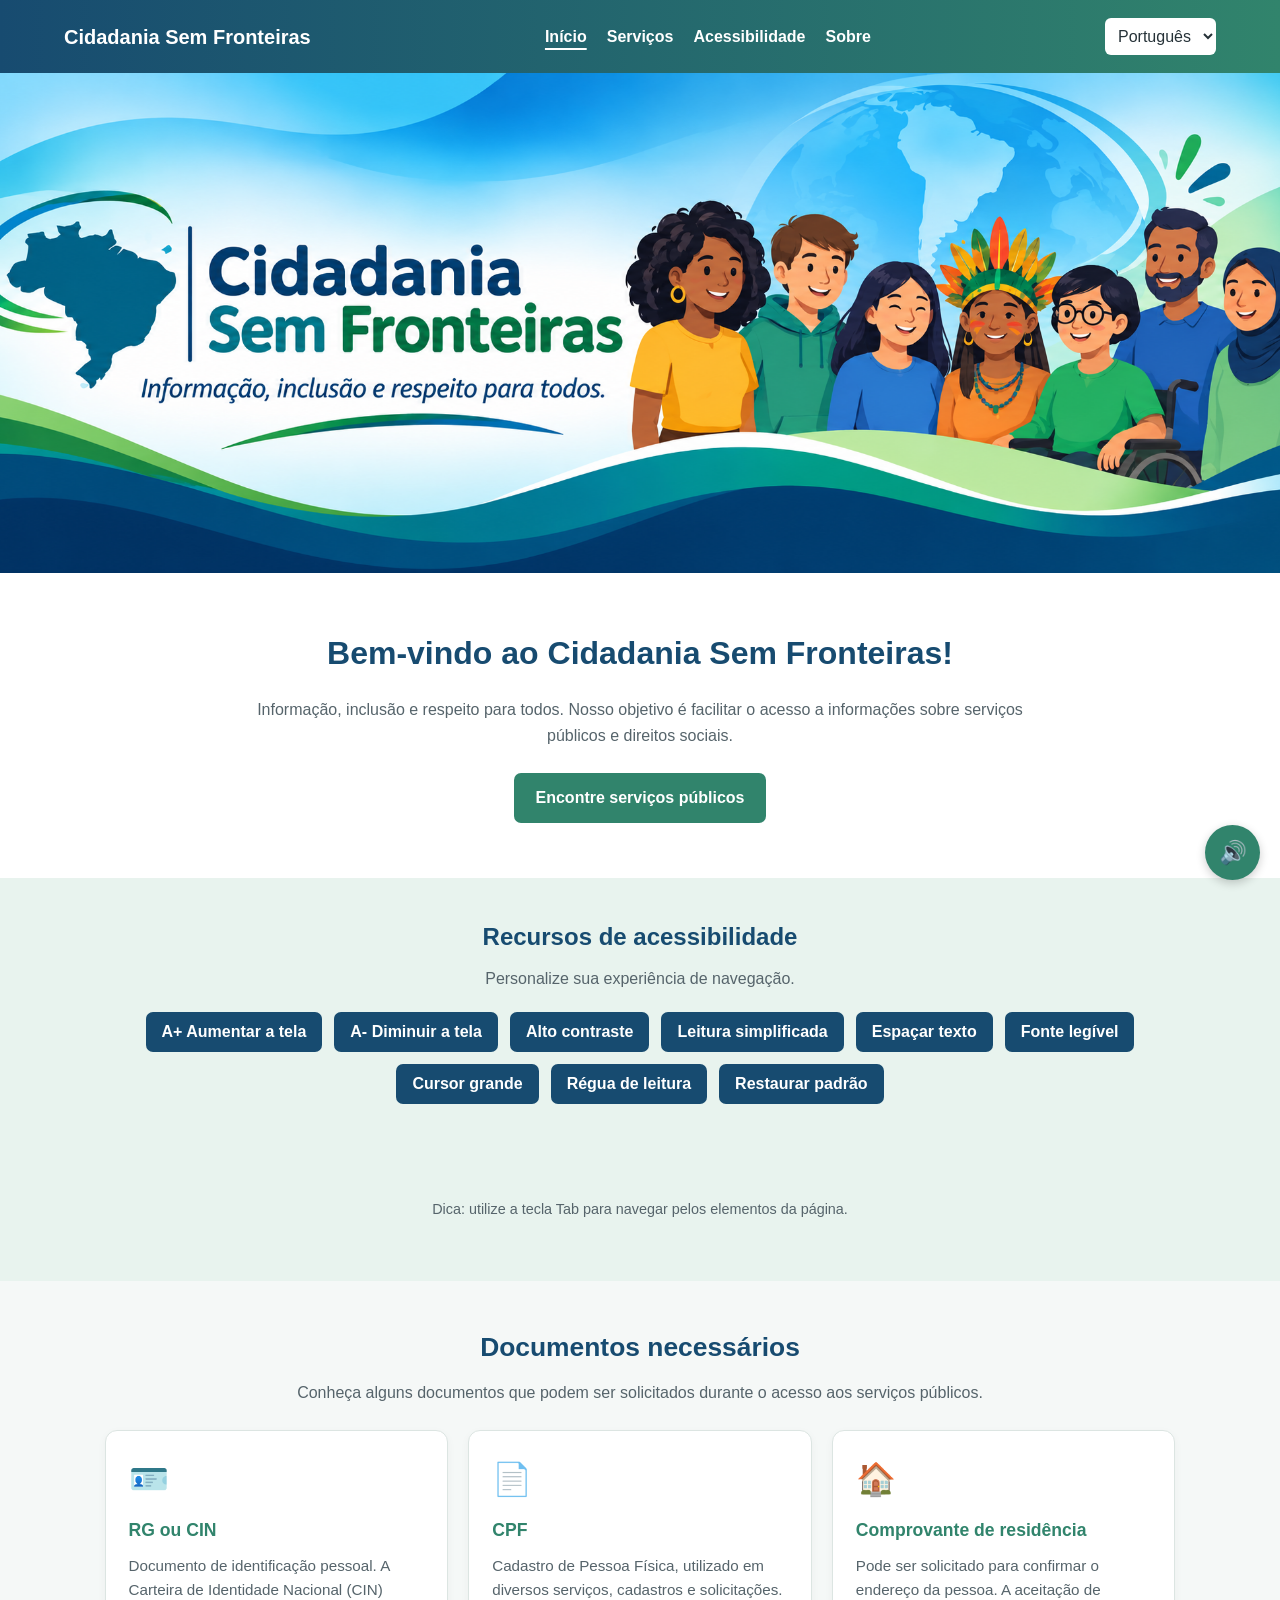
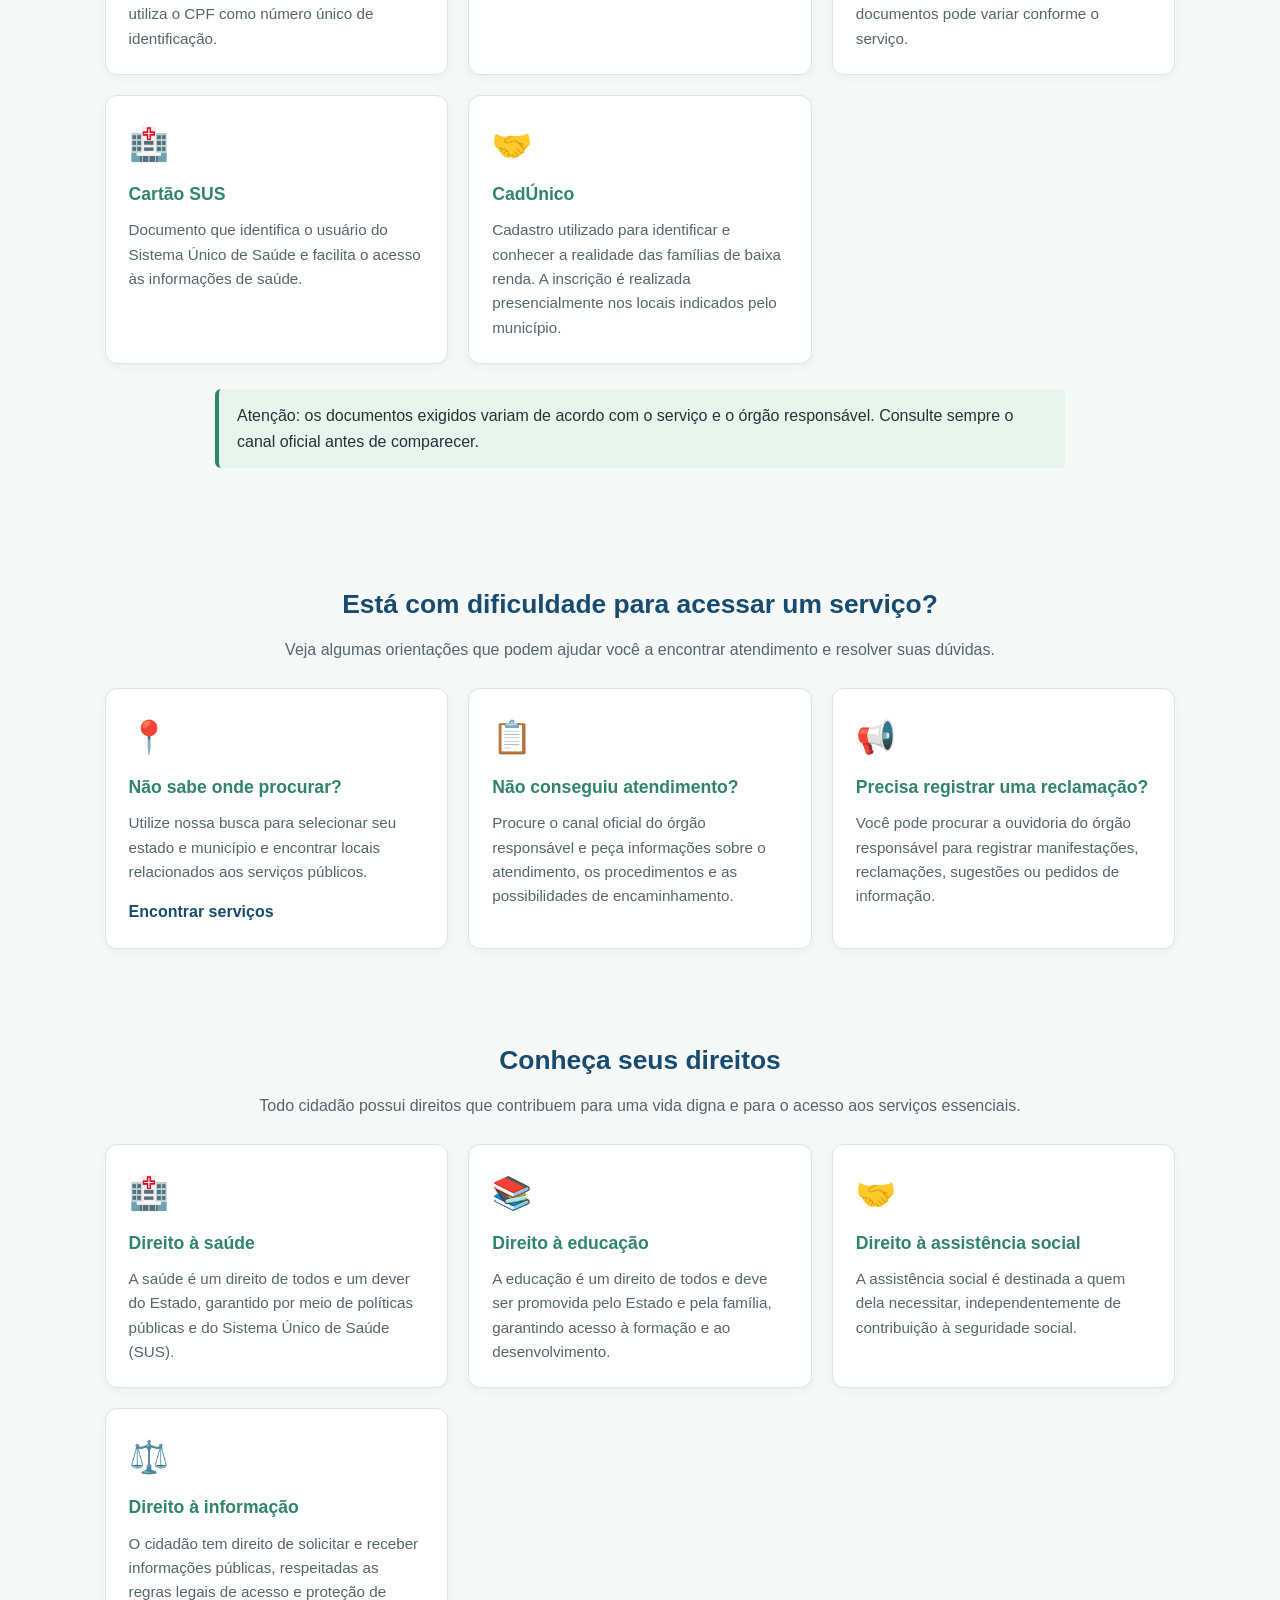
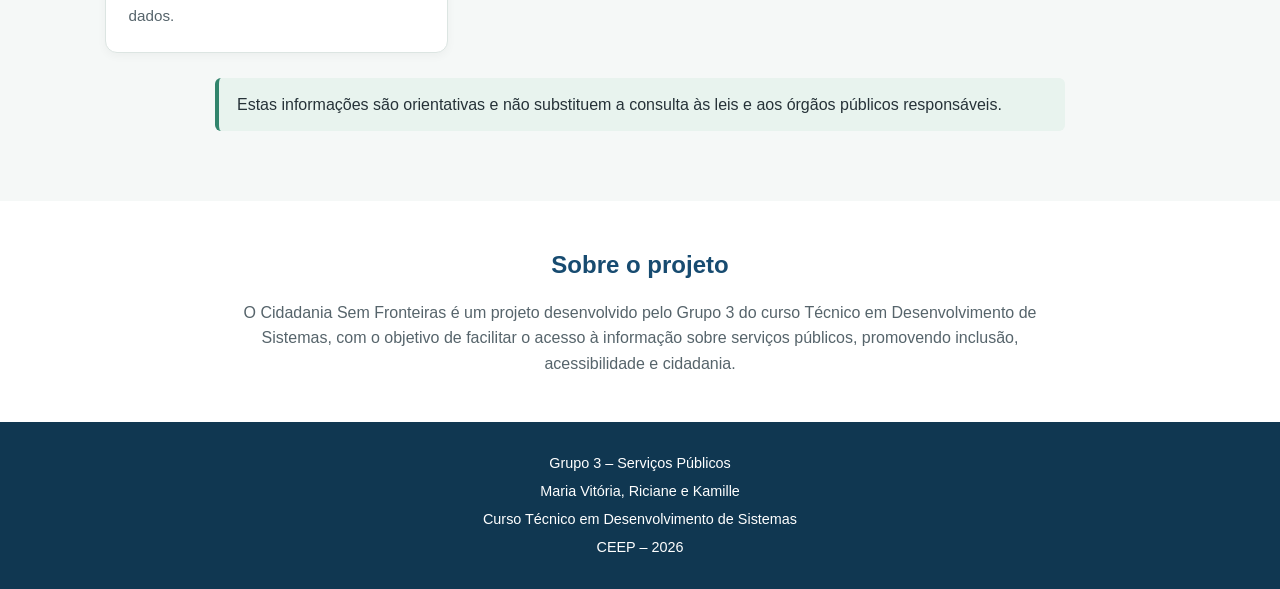
<file: index.html>
<!DOCTYPE html>
<html lang="pt-BR">

<head>
    <meta charset="UTF-8">
    <meta name="viewport" content="width=device-width, initial-scale=1.0">
    <meta name="description" content="Cidadania Sem Fronteiras: informações, orientação e acesso aos serviços públicos.">
    <title>Cidadania Sem Fronteiras</title>
    <link rel="stylesheet" href="style.css">
</head>

<body>

    <a class="pular-conteudo" href="#conteudo"
        data-pt="Pular para o conteúdo"
        data-en="Skip to content"
        data-es="Saltar al contenido">
        Pular para o conteúdo
    </a>

    <header class="cabecalho">

        <div class="logo">Cidadania Sem Fronteiras</div>

        <nav class="menu" aria-label="Menu principal">

            <a href="index.html" aria-current="page"
                data-pt="Início" data-en="Home" data-es="Inicio">
                Início
            </a>

            <a href="servicos.html"
                data-pt="Serviços" data-en="Services" data-es="Servicios">
                Serviços
            </a>

            <a href="#acessibilidade"
                data-pt="Acessibilidade" data-en="Accessibility" data-es="Accesibilidad">
                Acessibilidade
            </a>

            <a href="#sobre"
                data-pt="Sobre" data-en="About" data-es="Sobre">
                Sobre
            </a>

        </nav>

        <select id="idioma" aria-label="Selecionar idioma">
            <option value="pt" lang="pt-BR">Português</option>
            <option value="en" lang="en">English</option>
            <option value="es" lang="es">Español</option>
        </select>

    </header>

    <main id="conteudo" tabindex="-1">



        <!-- BANNER -->

        <section class="banner">
            <img
                src="file_CSF.png"
                alt="Banner do projeto Cidadania Sem Fronteiras"
                class="banner-imagem">
        </section>

        <!-- APRESENTAÇÃO -->

        <section class="inicio">

            <h1
                data-pt="Bem-vindo ao Cidadania Sem Fronteiras!"
                data-en="Welcome to Citizenship Without Borders!"
                data-es="¡Bienvenido a Ciudadanía Sin Fronteras!">
                Bem-vindo ao Cidadania Sem Fronteiras!
            </h1>

            <p
                data-pt="Informação, inclusão e respeito para todos. Nosso objetivo é facilitar o acesso a informações sobre serviços públicos e direitos sociais."
                data-en="Information, inclusion and respect for everyone. Our goal is to make information about public services and social rights easier to access."
                data-es="Información, inclusión y respeto para todos. Nuestro objetivo es facilitar el acceso a información sobre servicios públicos y derechos sociales.">
                Informação, inclusão e respeito para todos. Nosso objetivo é facilitar o acesso a informações sobre serviços públicos e direitos sociais.
            </p>

            <a href="servicos.html" class="botao"
                data-pt="Encontre serviços públicos"
                data-en="Find public services"
                data-es="Encuentre servicios públicos">
                Encontre serviços públicos
            </a>

        </section>

        <!-- ACESSIBILIDADE -->

        <section id="acessibilidade" class="acessibilidade">

            <h2
                data-pt="Recursos de acessibilidade"
                data-en="Accessibility features"
                data-es="Recursos de accesibilidad">
                Recursos de acessibilidade
            </h2>

            <p
                data-pt="Personalize sua experiência de navegação."
                data-en="Customize your browsing experience."
                data-es="Personalice su experiencia de navegación.">
                Personalize sua experiência de navegação.
            </p>

            <div class="controles">

                <button id="aumentarTexto" type="button"
                    data-pt="A+ Aumentar a tela"
                    data-en="A+ Enlarge screen"
                    data-es="A+ Ampliar la pantalla">
                    A+ Aumentar a tela
                </button>

                <button id="diminuirTexto" type="button"
                    data-pt="A- Diminuir a tela"
                    data-en="A- Shrink screen"
                    data-es="A- Reducir la pantalla">
                    A- Diminuir a tela
                </button>

                <button id="contraste" type="button" aria-pressed="false"
                    data-pt="Alto contraste"
                    data-en="High contrast"
                    data-es="Alto contraste">
                    Alto contraste
                </button>

                <button id="leituraSimples" type="button" aria-pressed="false"
                    data-pt="Leitura simplificada"
                    data-en="Simplified reading"
                    data-es="Lectura simplificada">
                    Leitura simplificada
                </button>

                <button id="espacarTexto" type="button" aria-pressed="false"
                    data-pt="Espaçar texto"
                    data-en="Increase text spacing"
                    data-es="Aumentar espaciado del texto">
                    Espaçar texto
                </button>

                <button id="fonteLegivel" type="button" aria-pressed="false"
                    data-pt="Fonte legível"
                    data-en="Easy-read font"
                    data-es="Fuente legible">
                    Fonte legível
                </button>

                <button id="cursorGrande" type="button" aria-pressed="false"
                    data-pt="Cursor grande"
                    data-en="Large cursor"
                    data-es="Cursor grande">
                    Cursor grande
                </button>

                <button id="reguaLeitura" type="button" aria-pressed="false"
                    data-pt="Régua de leitura"
                    data-en="Reading ruler"
                    data-es="Regla de lectura">
                    Régua de leitura
                </button>

                <button id="restaurarPadrao" type="button"
                    data-pt="Restaurar padrão"
                    data-en="Reset to default"
                    data-es="Restablecer valores">
                    Restaurar padrão
                </button>

            </div>

            <div id="explicacaoRecurso" class="explicacao-recurso" aria-live="polite"></div>

            <p class="dica-acessibilidade"
                data-pt="Dica: utilize a tecla Tab para navegar pelos elementos da página."
                data-en="Tip: use the Tab key to navigate through page elements."
                data-es="Consejo: utilice la tecla Tab para navegar por los elementos de la página.">
                Dica: utilize a tecla Tab para navegar pelos elementos da página.
            </p>

        </section>

        <!-- DOCUMENTOS NECESSÁRIOS -->

        <section class="secao-informativa" id="documentos">

            <h2
                data-pt="Documentos necessários"
                data-en="Required documents"
                data-es="Documentos necesarios">
                Documentos necessários
            </h2>

            <p
                data-pt="Conheça alguns documentos que podem ser solicitados durante o acesso aos serviços públicos."
                data-en="Learn about some documents that may be requested when accessing public services."
                data-es="Conozca algunos documentos que pueden solicitarse al acceder a los servicios públicos.">
                Conheça alguns documentos que podem ser solicitados durante o acesso aos serviços públicos.
            </p>

            <div class="grade-informativa">

                <article class="cartao-informativo">
                    <div class="icone-cartao" aria-hidden="true">🪪</div>
                    <h3>RG ou CIN</h3>
                    <p
                        data-pt="Documento de identificação pessoal. A Carteira de Identidade Nacional (CIN) utiliza o CPF como número único de identificação."
                        data-en="Personal identification document. The National Identity Card (CIN) uses the CPF as a unique identification number."
                        data-es="Documento de identificación personal. La Tarjeta de Identidad Nacional (CIN) utiliza el CPF como número único de identificación.">
                        Documento de identificação pessoal. A Carteira de Identidade Nacional (CIN) utiliza o CPF como número único de identificação.
                    </p>
                </article>

                <article class="cartao-informativo">
                    <div class="icone-cartao" aria-hidden="true">📄</div>
                    <h3>CPF</h3>
                    <p
                        data-pt="Cadastro de Pessoa Física, utilizado em diversos serviços, cadastros e solicitações."
                        data-en="Individual Taxpayer Registry, used in various services, registrations and applications."
                        data-es="Registro de Personas Físicas, utilizado en diversos servicios, registros y solicitudes.">
                        Cadastro de Pessoa Física, utilizado em diversos serviços, cadastros e solicitações.
                    </p>
                </article>

                <article class="cartao-informativo">
                    <div class="icone-cartao" aria-hidden="true">🏠</div>
                    <h3
                        data-pt="Comprovante de residência"
                        data-en="Proof of address"
                        data-es="Comprobante de domicilio">
                        Comprovante de residência
                    </h3>
                    <p
                        data-pt="Pode ser solicitado para confirmar o endereço da pessoa. A aceitação de documentos pode variar conforme o serviço."
                        data-en="May be requested to confirm a person's address. Accepted documents may vary depending on the service."
                        data-es="Puede solicitarse para confirmar la dirección de la persona. Los documentos aceptados pueden variar según el servicio.">
                        Pode ser solicitado para confirmar o endereço da pessoa. A aceitação de documentos pode variar conforme o serviço.
                    </p>
                </article>

                <article class="cartao-informativo">
                    <div class="icone-cartao" aria-hidden="true">🏥</div>
                    <h3>Cartão SUS</h3>
                    <p
                        data-pt="Documento que identifica o usuário do Sistema Único de Saúde e facilita o acesso às informações de saúde."
                        data-en="Document that identifies users of the Brazilian Unified Health System and helps access health information."
                        data-es="Documento que identifica a los usuarios del Sistema Único de Salud de Brasil y facilita el acceso a la información sanitaria.">
                        Documento que identifica o usuário do Sistema Único de Saúde e facilita o acesso às informações de saúde.
                    </p>
                </article>

                <article class="cartao-informativo">
                    <div class="icone-cartao" aria-hidden="true">🤝</div>
                    <h3>CadÚnico</h3>
                    <p
                        data-pt="Cadastro utilizado para identificar e conhecer a realidade das famílias de baixa renda. A inscrição é realizada presencialmente nos locais indicados pelo município."
                        data-en="Registry used to identify and understand the circumstances of low-income families. Registration takes place in person at locations indicated by the municipality."
                        data-es="Registro utilizado para identificar y conocer la realidad de las familias de bajos ingresos. La inscripción se realiza presencialmente en los lugares indicados por el municipio.">
                        Cadastro utilizado para identificar e conhecer a realidade das famílias de baixa renda. A inscrição é realizada presencialmente nos locais indicados pelo município.
                    </p>
                </article>

            </div>

            <p class="aviso-informativo"
                data-pt="Atenção: os documentos exigidos variam de acordo com o serviço e o órgão responsável. Consulte sempre o canal oficial antes de comparecer."
                data-en="Attention: required documents vary depending on the service and responsible agency. Always check the official channel before visiting."
                data-es="Atención: los documentos exigidos varían según el servicio y el organismo responsable. Consulte siempre el canal oficial antes de acudir.">
                Atenção: os documentos exigidos variam de acordo com o serviço e o órgão responsável. Consulte sempre o canal oficial antes de comparecer.
            </p>

        </section>

        <!-- ORIENTAÇÃO -->

        <section class="secao-informativa" id="orientacao">

            <h2
                data-pt="Está com dificuldade para acessar um serviço?"
                data-en="Having difficulty accessing a service?"
                data-es="¿Tiene dificultades para acceder a un servicio?">
                Está com dificuldade para acessar um serviço?
            </h2>

            <p
                data-pt="Veja algumas orientações que podem ajudar você a encontrar atendimento e resolver suas dúvidas."
                data-en="See some guidance that may help you find assistance and answer your questions."
                data-es="Consulte algunas orientaciones que pueden ayudarle a encontrar atención y resolver sus dudas.">
                Veja algumas orientações que podem ajudar você a encontrar atendimento e resolver suas dúvidas.
            </p>

            <div class="grade-informativa">

                <article class="cartao-informativo">
                    <div class="icone-cartao" aria-hidden="true">📍</div>
                    <h3
                        data-pt="Não sabe onde procurar?"
                        data-en="Don't know where to go?"
                        data-es="¿No sabe dónde acudir?">
                        Não sabe onde procurar?
                    </h3>
                    <p
                        data-pt="Utilize nossa busca para selecionar seu estado e município e encontrar locais relacionados aos serviços públicos."
                        data-en="Use our search to select your state and municipality and find locations related to public services."
                        data-es="Utilice nuestra búsqueda para seleccionar su estado y municipio y encontrar lugares relacionados con los servicios públicos.">
                        Utilize nossa busca para selecionar seu estado e município e encontrar locais relacionados aos serviços públicos.
                    </p>
                    <a href="servicos.html" class="link-informativo"
                        data-pt="Encontrar serviços"
                        data-en="Find services"
                        data-es="Encontrar servicios">
                        Encontrar serviços
                    </a>
                </article>

                <article class="cartao-informativo">
                    <div class="icone-cartao" aria-hidden="true">📋</div>
                    <h3
                        data-pt="Não conseguiu atendimento?"
                        data-en="Could not get assistance?"
                        data-es="¿No consiguió atención?">
                        Não conseguiu atendimento?
                    </h3>
                    <p
                        data-pt="Procure o canal oficial do órgão responsável e peça informações sobre o atendimento, os procedimentos e as possibilidades de encaminhamento."
                        data-en="Contact the responsible agency's official channel and ask about assistance, procedures and possible referrals."
                        data-es="Busque el canal oficial del organismo responsable y solicite información sobre la atención, los procedimientos y las posibilidades de derivación.">
                        Procure o canal oficial do órgão responsável e peça informações sobre o atendimento, os procedimentos e as possibilidades de encaminhamento.
                    </p>
                </article>

                <article class="cartao-informativo">
                    <div class="icone-cartao" aria-hidden="true">📢</div>
                    <h3
                        data-pt="Precisa registrar uma reclamação?"
                        data-en="Need to file a complaint?"
                        data-es="¿Necesita presentar una queja?">
                        Precisa registrar uma reclamação?
                    </h3>
                    <p
                        data-pt="Você pode procurar a ouvidoria do órgão responsável para registrar manifestações, reclamações, sugestões ou pedidos de informação."
                        data-en="You can contact the responsible agency's ombudsman to submit feedback, complaints, suggestions or requests for information."
                        data-es="Puede contactar con la oficina de atención del organismo responsable para presentar comentarios, quejas, sugerencias o solicitudes de información.">
                        Você pode procurar a ouvidoria do órgão responsável para registrar manifestações, reclamações, sugestões ou pedidos de informação.
                    </p>
                </article>

            </div>

        </section>

        <!-- DIREITOS DO CIDADÃO -->

        <section class="secao-informativa" id="direitos">

            <h2
                data-pt="Conheça seus direitos"
                data-en="Know your rights"
                data-es="Conozca sus derechos">
                Conheça seus direitos
            </h2>

            <p
                data-pt="Todo cidadão possui direitos que contribuem para uma vida digna e para o acesso aos serviços essenciais."
                data-en="Every citizen has rights that contribute to a dignified life and access to essential services."
                data-es="Todo ciudadano tiene derechos que contribuyen a una vida digna y al acceso a los servicios esenciales.">
                Todo cidadão possui direitos que contribuem para uma vida digna e para o acesso aos serviços essenciais.
            </p>

            <div class="grade-informativa">

                <article class="cartao-informativo">
                    <div class="icone-cartao" aria-hidden="true">🏥</div>
                    <h3
                        data-pt="Direito à saúde"
                        data-en="Right to healthcare"
                        data-es="Derecho a la salud">
                        Direito à saúde
                    </h3>
                    <p
                        data-pt="A saúde é um direito de todos e um dever do Estado, garantido por meio de políticas públicas e do Sistema Único de Saúde (SUS)."
                        data-en="Health is everyone's right and a duty of the State, guaranteed through public policies and the Unified Health System (SUS)."
                        data-es="La salud es un derecho de todos y un deber del Estado, garantizado mediante políticas públicas y el Sistema Único de Salud (SUS).">
                        A saúde é um direito de todos e um dever do Estado, garantido por meio de políticas públicas e do Sistema Único de Saúde (SUS).
                    </p>
                </article>

                <article class="cartao-informativo">
                    <div class="icone-cartao" aria-hidden="true">📚</div>
                    <h3
                        data-pt="Direito à educação"
                        data-en="Right to education"
                        data-es="Derecho a la educación">
                        Direito à educação
                    </h3>
                    <p
                        data-pt="A educação é um direito de todos e deve ser promovida pelo Estado e pela família, garantindo acesso à formação e ao desenvolvimento."
                        data-en="Education is everyone's right and must be promoted by the State and family, ensuring access to learning and development."
                        data-es="La educación es un derecho de todos y debe ser promovida por el Estado y la familia, garantizando el acceso a la formación y al desarrollo.">
                        A educação é um direito de todos e deve ser promovida pelo Estado e pela família, garantindo acesso à formação e ao desenvolvimento.
                    </p>
                </article>

                <article class="cartao-informativo">
                    <div class="icone-cartao" aria-hidden="true">🤝</div>
                    <h3
                        data-pt="Direito à assistência social"
                        data-en="Right to social assistance"
                        data-es="Derecho a la asistencia social">
                        Direito à assistência social
                    </h3>
                    <p
                        data-pt="A assistência social é destinada a quem dela necessitar, independentemente de contribuição à seguridade social."
                        data-en="Social assistance is intended for anyone who needs it, regardless of contributions to social security."
                        data-es="La asistencia social está destinada a quienes la necesiten, independientemente de sus contribuciones a la seguridad social.">
                        A assistência social é destinada a quem dela necessitar, independentemente de contribuição à seguridade social.
                    </p>
                </article>

                <article class="cartao-informativo">
                    <div class="icone-cartao" aria-hidden="true">⚖️</div>
                    <h3
                        data-pt="Direito à informação"
                        data-en="Right to information"
                        data-es="Derecho a la información">
                        Direito à informação
                    </h3>
                    <p
                        data-pt="O cidadão tem direito de solicitar e receber informações públicas, respeitadas as regras legais de acesso e proteção de dados."
                        data-en="Citizens have the right to request and receive public information, subject to legal rules on access and data protection."
                        data-es="Los ciudadanos tienen derecho a solicitar y recibir información pública, respetando las normas legales de acceso y protección de datos.">
                        O cidadão tem direito de solicitar e receber informações públicas, respeitadas as regras legais de acesso e proteção de dados.
                    </p>
                </article>

            </div>

            <p class="aviso-informativo"
                data-pt="Estas informações são orientativas e não substituem a consulta às leis e aos órgãos públicos responsáveis."
                data-en="This information is for guidance and does not replace consultation with the relevant laws and public agencies."
                data-es="Esta información es orientativa y no sustituye la consulta de las leyes y los organismos públicos responsables.">
                Estas informações são orientativas e não substituem a consulta às leis e aos órgãos públicos responsáveis.
            </p>

        </section>


        <!-- SOBRE -->

        <section id="sobre" class="sobre">

            <h2
                data-pt="Sobre o projeto"
                data-en="About the project"
                data-es="Sobre el proyecto">
                Sobre o projeto
            </h2>

            <p
                data-pt="O Cidadania Sem Fronteiras é um projeto desenvolvido pelo Grupo 3 do curso Técnico em Desenvolvimento de Sistemas, com o objetivo de facilitar o acesso à informação sobre serviços públicos, promovendo inclusão, acessibilidade e cidadania."
                data-en="Citizenship Without Borders is a project developed by Group 3 of the Systems Development Technical Course, aiming to make information about public services easier to access and promote inclusion, accessibility and citizenship."
                data-es="Ciudadanía Sin Fronteras es un proyecto desarrollado por el Grupo 3 del curso Técnico en Desarrollo de Sistemas, con el objetivo de facilitar el acceso a la información sobre servicios públicos y promover la inclusión, la accesibilidad y la ciudadanía.">
                O Cidadania Sem Fronteiras é um projeto desenvolvido pelo Grupo 3 do curso Técnico em Desenvolvimento de Sistemas, com o objetivo de facilitar o acesso à informação sobre serviços públicos, promovendo inclusão, acessibilidade e cidadania.
            </p>

        </section>

    </main>

    <footer>

        <p>Grupo 3 – Serviços Públicos</p>
        <p>Maria Vitória, Riciane e Kamille</p>
        <p>Curso Técnico em Desenvolvimento de Sistemas</p>
        <p>CEEP – 2026</p>

    </footer>

    <!-- LEITURA EM VOZ ALTA -->

    <button id="botaoAudio" class="botao-audio" type="button"
        aria-label="Abrir leitura em voz alta"
        aria-expanded="false"
        aria-controls="painelAudio">
        🔊
    </button>

    <div id="painelAudio" class="painel-audio" hidden>

        <p
            data-pt="Leitura em voz alta"
            data-en="Read aloud"
            data-es="Lectura en voz alta">
            Leitura em voz alta
        </p>

        <button id="reproduzir" type="button"
            data-pt="Reproduzir"
            data-en="Play"
            data-es="Reproducir">
            Reproduzir
        </button>

        <button id="pausar" type="button"
            data-pt="Pausar"
            data-en="Pause"
            data-es="Pausar">
            Pausar
        </button>

        <button id="encerrar" type="button"
            data-pt="Encerrar"
            data-en="Stop"
            data-es="Detener">
            Encerrar
        </button>

    </div>

    <script src="script.js"></script>

</body>
</html>
</file>
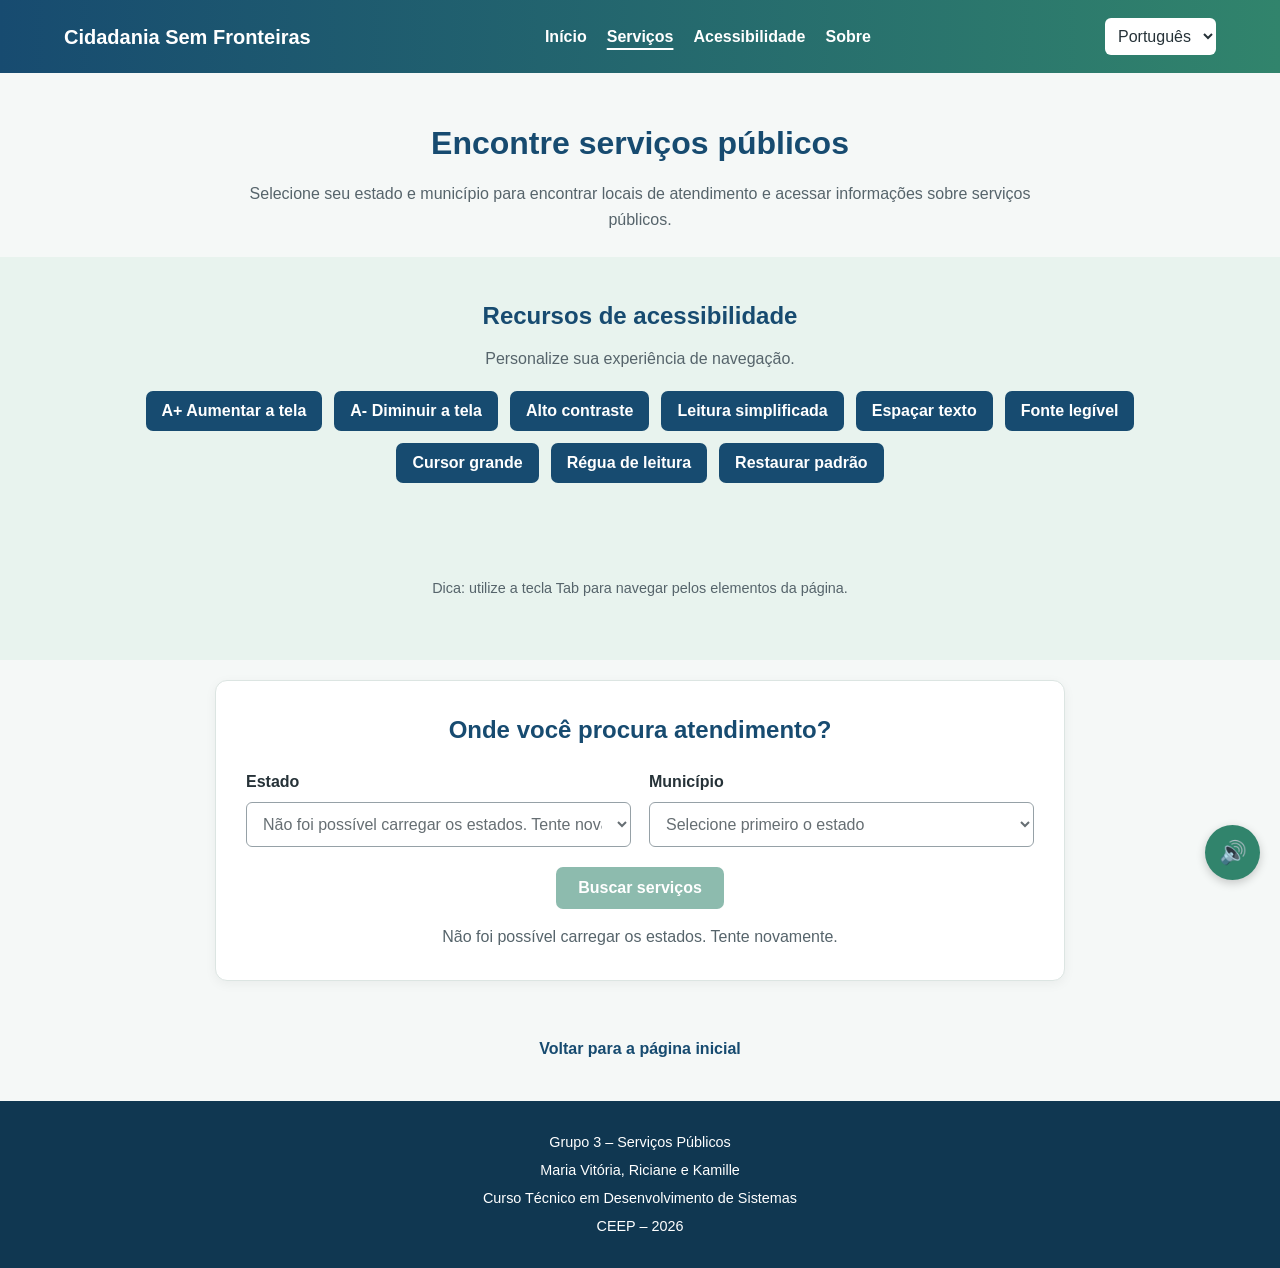
<file: servicos.html>
<!DOCTYPE html>
<html lang="pt-BR">

<head>
    <meta charset="UTF-8">
    <meta name="viewport" content="width=device-width, initial-scale=1.0">
    <meta name="description" content="Encontre serviços públicos em seu município com o Cidadania Sem Fronteiras.">
    <title>Serviços Públicos - Cidadania Sem Fronteiras</title>
    <link rel="stylesheet" href="style.css">
</head>

<body>

    <a class="pular-conteudo" href="#conteudo"
        data-pt="Pular para o conteúdo"
        data-en="Skip to content"
        data-es="Saltar al contenido">
        Pular para o conteúdo
    </a>

    <header class="cabecalho">

        <div class="logo">Cidadania Sem Fronteiras</div>

        <nav class="menu" aria-label="Menu principal">

            <a href="index.html"
                data-pt="Início" data-en="Home" data-es="Inicio">
                Início
            </a>

            <a href="servicos.html" aria-current="page"
                data-pt="Serviços" data-en="Services" data-es="Servicios">
                Serviços
            </a>

            <a href="index.html#acessibilidade"
                data-pt="Acessibilidade" data-en="Accessibility" data-es="Accesibilidad">
                Acessibilidade
            </a>

            <a href="index.html#sobre"
                data-pt="Sobre" data-en="About" data-es="Sobre">
                Sobre
            </a>

        </nav>

        <select id="idioma" aria-label="Selecionar idioma">
            <option value="pt" lang="pt-BR">Português</option>
            <option value="en" lang="en">English</option>
            <option value="es" lang="es">Español</option>
        </select>

    </header>

    <main id="conteudo" tabindex="-1" class="pagina-servicos">



        <section class="titulo-pagina">

            <h1
                data-pt="Encontre serviços públicos"
                data-en="Find public services"
                data-es="Encuentre servicios públicos">
                Encontre serviços públicos
            </h1>

            <p
                data-pt="Selecione seu estado e município para encontrar locais de atendimento e acessar informações sobre serviços públicos."
                data-en="Select your state and municipality to find service locations and access information about public services."
                data-es="Seleccione su estado y municipio para encontrar lugares de atención y acceder a información sobre servicios públicos.">
                Selecione seu estado e município para encontrar locais de atendimento e acessar informações sobre serviços públicos.
            </p>

        </section>

        <!-- ACESSIBILIDADE -->

        <section id="acessibilidade" class="acessibilidade">

            <h2
                data-pt="Recursos de acessibilidade"
                data-en="Accessibility features"
                data-es="Recursos de accesibilidad">
                Recursos de acessibilidade
            </h2>

            <p
                data-pt="Personalize sua experiência de navegação."
                data-en="Customize your browsing experience."
                data-es="Personalice su experiencia de navegación.">
                Personalize sua experiência de navegação.
            </p>

            <div class="controles">

                <button id="aumentarTexto" type="button"
                    data-pt="A+ Aumentar a tela"
                    data-en="A+ Enlarge screen"
                    data-es="A+ Ampliar la pantalla">
                    A+ Aumentar a tela
                </button>

                <button id="diminuirTexto" type="button"
                    data-pt="A- Diminuir a tela"
                    data-en="A- Shrink screen"
                    data-es="A- Reducir la pantalla">
                    A- Diminuir a tela
                </button>

                <button id="contraste" type="button" aria-pressed="false"
                    data-pt="Alto contraste"
                    data-en="High contrast"
                    data-es="Alto contraste">
                    Alto contraste
                </button>

                <button id="leituraSimples" type="button" aria-pressed="false"
                    data-pt="Leitura simplificada"
                    data-en="Simplified reading"
                    data-es="Lectura simplificada">
                    Leitura simplificada
                </button>

                <button id="espacarTexto" type="button" aria-pressed="false"
                    data-pt="Espaçar texto"
                    data-en="Increase text spacing"
                    data-es="Aumentar espaciado del texto">
                    Espaçar texto
                </button>

                <button id="fonteLegivel" type="button" aria-pressed="false"
                    data-pt="Fonte legível"
                    data-en="Easy-read font"
                    data-es="Fuente legible">
                    Fonte legível
                </button>

                <button id="cursorGrande" type="button" aria-pressed="false"
                    data-pt="Cursor grande"
                    data-en="Large cursor"
                    data-es="Cursor grande">
                    Cursor grande
                </button>

                <button id="reguaLeitura" type="button" aria-pressed="false"
                    data-pt="Régua de leitura"
                    data-en="Reading ruler"
                    data-es="Regla de lectura">
                    Régua de leitura
                </button>

                <button id="restaurarPadrao" type="button"
                    data-pt="Restaurar padrão"
                    data-en="Reset to default"
                    data-es="Restablecer valores">
                    Restaurar padrão
                </button>

            </div>

            <div id="explicacaoRecurso" class="explicacao-recurso" aria-live="polite"></div>

            <p class="dica-acessibilidade"
                data-pt="Dica: utilize a tecla Tab para navegar pelos elementos da página."
                data-en="Tip: use the Tab key to navigate through page elements."
                data-es="Consejo: utilice la tecla Tab para navegar por los elementos de la página.">
                Dica: utilize a tecla Tab para navegar pelos elementos da página.
            </p>

        </section>

        <!-- BUSCA DE LOCALIZAÇÃO -->

        <section class="busca-localizacao">

            <h2
                data-pt="Onde você procura atendimento?"
                data-en="Where are you looking for assistance?"
                data-es="¿Dónde busca atención?">
                Onde você procura atendimento?
            </h2>

            <div class="campos-busca">

                <div class="campo">

                    <label for="estado"
                        data-pt="Estado"
                        data-en="State"
                        data-es="Estado">
                        Estado
                    </label>

                    <select id="estado">
                        <option value=""
                            data-pt="Carregando estados..."
                            data-en="Loading states..."
                            data-es="Cargando estados...">
                            Carregando estados...
                        </option>
                    </select>

                </div>

                <div class="campo">

                    <label for="cidade"
                        data-pt="Município"
                        data-en="Municipality"
                        data-es="Municipio">
                        Município
                    </label>

                    <select id="cidade" disabled>
                        <option value=""
                            data-pt="Selecione primeiro o estado"
                            data-en="Select the state first"
                            data-es="Seleccione primero el estado">
                            Selecione primeiro o estado
                        </option>
                    </select>

                </div>

            </div>

            <button id="buscarServicos" class="botao" type="button" disabled
                data-pt="Buscar serviços"
                data-en="Search services"
                data-es="Buscar servicios">
                Buscar serviços
            </button>

            <p id="mensagemBusca" class="mensagem-busca" role="status" aria-live="polite"></p>

        </section>

        <!-- RESULTADOS -->

        <section id="resultadosServicos" class="resultados-servicos" hidden>

            <h2 id="tituloResultados"
                data-pt="Serviços disponíveis para pesquisa"
                data-en="Services available for search"
                data-es="Servicios disponibles para búsqueda">
                Serviços disponíveis para pesquisa
            </h2>

            <p id="localSelecionado" class="local-selecionado"></p>

            <p
                data-pt="Escolha uma categoria para procurar locais de atendimento no Google Maps."
                data-en="Choose a category to search for service locations on Google Maps."
                data-es="Elija una categoría para buscar lugares de atención en Google Maps.">
                Escolha uma categoria para procurar locais de atendimento no Google Maps.
            </p>

            <div id="gradeResultados" class="grade-resultados"></div>

            <p class="aviso-informativo"
                data-pt="Os resultados são exibidos pelo Google Maps. Confirme o endereço, os horários e os procedimentos diretamente com o estabelecimento ou órgão responsável."
                data-en="Results are displayed by Google Maps. Confirm the address, opening hours and procedures directly with the establishment or responsible agency."
                data-es="Los resultados se muestran en Google Maps. Confirme la dirección, los horarios y los procedimientos directamente con el establecimiento u organismo responsable.">
                Os resultados são exibidos pelo Google Maps. Confirme o endereço, os horários e os procedimentos diretamente com o estabelecimento ou órgão responsável.
            </p>

        </section>


        <div class="voltar-inicio">
            <a href="index.html"
                data-pt="Voltar para a página inicial"
                data-en="Back to home page"
                data-es="Volver a la página de inicio">
                Voltar para a página inicial
            </a>
        </div>

    </main>

    <footer>

        <p>Grupo 3 – Serviços Públicos</p>
        <p>Maria Vitória, Riciane e Kamille</p>
        <p>Curso Técnico em Desenvolvimento de Sistemas</p>
        <p>CEEP – 2026</p>

    </footer>

    <!-- LEITURA EM VOZ ALTA -->

    <button id="botaoAudio" class="botao-audio" type="button"
        aria-label="Abrir leitura em voz alta"
        aria-expanded="false"
        aria-controls="painelAudio">
        🔊
    </button>

    <div id="painelAudio" class="painel-audio" hidden>

        <p
            data-pt="Leitura em voz alta"
            data-en="Read aloud"
            data-es="Lectura en voz alta">
            Leitura em voz alta
        </p>

        <button id="reproduzir" type="button"
            data-pt="Reproduzir"
            data-en="Play"
            data-es="Reproducir">
            Reproduzir
        </button>

        <button id="pausar" type="button"
            data-pt="Pausar"
            data-en="Pause"
            data-es="Pausar">
            Pausar
        </button>

        <button id="encerrar" type="button"
            data-pt="Encerrar"
            data-en="Stop"
            data-es="Detener">
            Encerrar
        </button>

    </div>

    <script src="script.js"></script>

</body>
</html>
</file>
<file: style.css>
/* =====================================
   CONFIGURAÇÕES GERAIS
===================================== */

:root {
    --azul: #174b70;
    --azul-escuro: #103751;
    --verde: #31846c;
    --verde-claro: #e8f3ee;
    --verde-escuro: #266a56;
    --fundo: #f5f8f7;
    --branco: #ffffff;
    --texto: #263238;
    --cinza: #56646b;
    --borda: #dce5e2;
    --font-scale: 1;
}

* {
    margin: 0;
    padding: 0;
    box-sizing: border-box;
}

html {
    scroll-behavior: smooth;
    scroll-padding-top: 20px;
    scroll-padding-bottom: 90px;
    font-size: calc(100% * var(--font-scale));
}

body {
    font-family: Arial, Helvetica, sans-serif;
    background-color: var(--fundo);
    color: var(--texto);
    line-height: 1.6;
}

body,
button,
select,
a {
    font-size: inherit;
}

button,
select {
    font-family: inherit;
}

a {
    color: var(--azul);
}

button:focus-visible,
a:focus-visible,
select:focus-visible {
    outline: 3px solid #e4a62e;
    outline-offset: 3px;
    box-shadow: 0 0 0 3px var(--azul-escuro);
}

[hidden] {
    display: none !important;
}

/* =====================================
   LINK PARA PULAR CONTEÚDO
===================================== */

.pular-conteudo {
    position: absolute;
    top: -100px;
    left: 10px;
    z-index: 1000;
    background: var(--azul);
    color: var(--branco);
    padding: 10px 15px;
    border-radius: 5px;
    text-decoration: none;
}

.pular-conteudo:focus {
    top: 10px;
}

/* =====================================
   CABEÇALHO
===================================== */

.cabecalho {
    background: linear-gradient(90deg, var(--azul), var(--verde));
    color: var(--branco);
    padding: 18px 5%;
    display: flex;
    align-items: center;
    justify-content: space-between;
    gap: 20px;
    flex-wrap: wrap;
}

.logo {
    font-size: 1.25rem;
    font-weight: bold;
}

.menu {
    display: flex;
    align-items: center;
    gap: 20px;
    flex-wrap: wrap;
}

.menu a {
    color: var(--branco);
    text-decoration: none;
    font-weight: bold;
    transition: opacity 0.2s;
}

.menu a:hover {
    opacity: 0.8;
    text-decoration: underline;
}

#idioma {
    padding: 9px;
    border: none;
    border-radius: 6px;
    background: var(--branco);
    color: var(--texto);
    cursor: pointer;
}

/* =====================================
   BANNER
===================================== */

.banner {
    width: 100%;
    overflow: hidden;
    background: var(--azul);
}

.banner-imagem {
    width: 100%;
    height: 500px;
    display: block;
    object-fit: cover;
}

/* =====================================
   APRESENTAÇÃO
===================================== */

.inicio {
    text-align: center;
    padding: 55px 8%;
    background: var(--branco);
}

.inicio h1 {
    color: var(--azul);
    font-size: 2rem;
    margin-bottom: 18px;
}

.inicio p {
    max-width: 800px;
    margin: 0 auto 25px;
    color: var(--cinza);
}

/* =====================================
   BOTÕES
===================================== */

.botao {
    display: inline-block;
    background: var(--verde);
    color: var(--branco);
    padding: 12px 22px;
    border: none;
    border-radius: 7px;
    text-decoration: none;
    font-weight: bold;
    cursor: pointer;
    transition: background 0.2s, transform 0.2s;
}

.botao:hover {
    background: var(--azul);
    transform: translateY(-2px);
}

button:disabled {
    opacity: 0.55;
    cursor: not-allowed;
    transform: none;
}

/* =====================================
   SEÇÕES INFORMATIVAS
===================================== */

.secao-informativa {
    padding: 45px 7%;
    max-width: 1250px;
    margin: auto;
}

.secao-informativa h2 {
    color: var(--azul);
    font-size: 1.65rem;
    margin-bottom: 12px;
    text-align: center;
}

.secao-informativa > p {
    max-width: 850px;
    margin: 0 auto 25px;
    text-align: center;
    color: var(--cinza);
}

/* =====================================
   CARTÕES INFORMATIVOS
===================================== */

.grade-informativa {
    display: grid;
    grid-template-columns: repeat(3, minmax(0, 1fr));
    gap: 20px;
    margin-top: 25px;
}

.cartao-informativo {
    background: var(--branco);
    padding: 23px;
    border: 1px solid var(--borda);
    border-radius: 12px;
    box-shadow: 0 3px 10px rgba(0, 0, 0, 0.04);
    transition: transform 0.2s, box-shadow 0.2s;
}

.cartao-informativo:hover {
    transform: translateY(-3px);
    box-shadow: 0 6px 15px rgba(0, 0, 0, 0.08);
}

.icone-cartao {
    font-size: 2rem;
    margin-bottom: 10px;
}

.cartao-informativo h3 {
    color: var(--verde);
    font-size: 1.1rem;
    margin-bottom: 10px;
}

.cartao-informativo p {
    color: var(--cinza);
    font-size: 0.95rem;
}

.link-informativo {
    display: inline-block;
    margin-top: 15px;
    font-weight: bold;
    text-decoration: none;
}

.link-informativo:hover {
    text-decoration: underline;
}

.aviso-informativo {
    margin-top: 25px !important;
    padding: 14px 18px;
    background: var(--verde-claro);
    border-left: 4px solid var(--verde);
    border-radius: 6px;
    color: var(--texto) !important;
    text-align: left !important;
}

/* =====================================
   ACESSIBILIDADE
===================================== */

.acessibilidade {
    background: var(--verde-claro);
    padding: 40px 7%;
    text-align: center;
}

.acessibilidade h2 {
    color: var(--azul);
    margin-bottom: 10px;
}

.acessibilidade > p {
    color: var(--cinza);
    margin-bottom: 20px;
}

.controles {
    display: flex;
    justify-content: center;
    gap: 12px;
    flex-wrap: wrap;
}

.controles button {
    background: var(--azul);
    color: var(--branco);
    border: none;
    border-radius: 7px;
    padding: 11px 16px;
    cursor: pointer;
    font-weight: bold;
    transition: background 0.2s;
}

.controles button:hover {
    background: var(--azul-escuro);
}

.controles button[aria-pressed="true"] {
    background: var(--verde);
    outline: 2px solid var(--azul);
    outline-offset: 2px;
}

.dica-acessibilidade {
    margin-top: 18px;
    font-size: 0.9rem;
}

/* =====================================
   SOBRE
===================================== */

.sobre {
    padding: 45px 8%;
    text-align: center;
    background: var(--branco);
}

.sobre h2 {
    color: var(--azul);
    margin-bottom: 15px;
}

.sobre p {
    max-width: 850px;
    margin: auto;
    color: var(--cinza);
}

/* =====================================
   PÁGINA DE SERVIÇOS
===================================== */

.pagina-servicos {
    min-height: 500px;
}

.titulo-pagina {
    text-align: center;
    padding: 45px 7% 25px;
}

.titulo-pagina h1 {
    color: var(--azul);
    font-size: 2rem;
    margin-bottom: 12px;
}

.titulo-pagina p {
    max-width: 800px;
    margin: auto;
    color: var(--cinza);
}

/* =====================================
   BUSCA DE LOCALIZAÇÃO
===================================== */

.busca-localizacao {
    max-width: 850px;
    margin: 20px auto 40px;
    padding: 30px;
    background: var(--branco);
    border: 1px solid var(--borda);
    border-radius: 12px;
    box-shadow: 0 3px 12px rgba(0, 0, 0, 0.05);
}

.busca-localizacao h2 {
    color: var(--azul);
    margin-bottom: 20px;
    text-align: center;
}

.campos-busca {
    display: grid;
    grid-template-columns: 1fr 1fr;
    gap: 18px;
    margin-bottom: 20px;
}

.campo {
    display: flex;
    flex-direction: column;
    gap: 7px;
}

.campo label {
    font-weight: bold;
    color: var(--texto);
}

.campo select {
    width: 100%;
    padding: 12px;
    border: 1px solid #6b7a82;
    border-radius: 6px;
    background: var(--branco);
    color: var(--texto);
}

.busca-localizacao > .botao {
    display: block;
    margin: 0 auto;
}

.mensagem-busca {
    margin-top: 15px;
    text-align: center;
    color: var(--cinza);
}

/* =====================================
   RESULTADOS DOS SERVIÇOS
===================================== */

.resultados-servicos {
    max-width: 1100px;
    margin: 0 auto 45px;
    padding: 0 25px;
}

.resultados-servicos h2 {
    color: var(--azul);
    text-align: center;
    margin-bottom: 12px;
}

.resultados-servicos > p {
    text-align: center;
    color: var(--cinza);
    margin-bottom: 15px;
}

.local-selecionado {
    font-weight: bold;
    color: var(--verde-escuro) !important;
}

.grade-resultados {
    display: grid;
    grid-template-columns: repeat(3, minmax(0, 1fr));
    gap: 18px;
    margin-top: 25px;
}

.cartao-servico {
    background: var(--branco);
    border: 1px solid var(--borda);
    border-radius: 10px;
    padding: 22px;
    text-align: center;
}

.cartao-servico h3 {
    color: var(--azul);
    margin-bottom: 10px;
}

.cartao-servico p {
    color: var(--cinza);
    margin-bottom: 15px;
    font-size: 0.93rem;
}

.cartao-servico a {
    display: inline-block;
    background: var(--verde);
    color: var(--branco);
    padding: 10px 15px;
    border-radius: 6px;
    text-decoration: none;
    font-weight: bold;
}

.cartao-servico a:hover {
    background: var(--azul);
}

/* =====================================
   VOLTAR PARA O INÍCIO
===================================== */

.voltar-inicio {
    text-align: center;
    padding: 15px 20px 40px;
}

.voltar-inicio a {
    font-weight: bold;
    text-decoration: none;
}

.voltar-inicio a:hover {
    text-decoration: underline;
}

/* =====================================
   RODAPÉ
===================================== */

footer {
    background: var(--azul-escuro);
    color: var(--branco);
    padding: 25px 15px;
    text-align: center;
}

footer p {
    margin: 5px 0;
    font-size: 0.9rem;
}

/* =====================================
   LEITURA EM VOZ ALTA
===================================== */

.botao-audio {
    position: fixed;
    right: 20px;
    bottom: 20px;
    width: 55px;
    height: 55px;
    border: none;
    border-radius: 50%;
    background: var(--verde);
    color: var(--branco);
    font-size: 1.4rem;
    cursor: pointer;
    box-shadow: 0 3px 10px rgba(0, 0, 0, 0.2);
    z-index: 100;
}

.botao-audio:hover {
    background: var(--azul);
}

.painel-audio {
    position: fixed;
    right: 20px;
    bottom: 85px;
    z-index: 100;
    width: 210px;
    max-height: calc(100vh - 100px);
    overflow-y: auto;
    padding: 15px;
    background: var(--branco);
    border: 1px solid var(--borda);
    border-radius: 10px;
    box-shadow: 0 3px 12px rgba(0, 0, 0, 0.15);
}

.painel-audio p {
    color: var(--azul);
    font-weight: bold;
    margin-bottom: 10px;
}

.painel-audio button {
    display: block;
    width: 100%;
    padding: 9px;
    margin-top: 7px;
    border: none;
    border-radius: 5px;
    background: var(--azul);
    color: var(--branco);
    cursor: pointer;
}

.painel-audio button:hover {
    background: var(--verde);
}

/* =====================================
   ALTO CONTRASTE
===================================== */

body.alto-contraste {
    background: #000000;
    color: #ffffff;
}

body.alto-contraste .cabecalho,
body.alto-contraste footer {
    background: #000000;
    color: #ffffff;
    border-bottom: 2px solid #ffffff;
}

body.alto-contraste .inicio,
body.alto-contraste .sobre,
body.alto-contraste .cartao-informativo,
body.alto-contraste .cartao-servico,
body.alto-contraste .busca-localizacao,
body.alto-contraste .painel-audio {
    background: #000000;
    color: #ffffff;
    border: 1px solid #ffffff;
}

body.alto-contraste h1,
body.alto-contraste h2,
body.alto-contraste h3,
body.alto-contraste p,
body.alto-contraste label,
body.alto-contraste .logo {
    color: #ffffff !important;
}

body.alto-contraste a {
    color: #ffff00;
}

body.alto-contraste button,
body.alto-contraste .botao,
body.alto-contraste .cartao-servico a {
    background: #ffff00;
    color: #000000;
    border: 1px solid #ffffff;
}

body.alto-contraste select {
    background: #000000;
    color: #ffffff;
    border: 1px solid #ffffff;
}

body.alto-contraste .acessibilidade {
    background: #111111;
    border-top: 1px solid #ffffff;
    border-bottom: 1px solid #ffffff;
}

body.alto-contraste .aviso-informativo {
    background: #111111;
    color: #ffffff !important;
    border-left-color: #ffff00;
}

/* =====================================
   LEITURA SIMPLIFICADA
===================================== */

body.leitura-simples {
    line-height: 1.9;
    letter-spacing: 0.02em;
}

body.leitura-simples p {
    max-width: 75ch;
}

body.leitura-simples .cartao-informativo,
body.leitura-simples .cartao-servico {
    line-height: 1.9;
}

/* =====================================
   RESPONSIVIDADE
===================================== */

@media (max-width: 900px) {

    .cabecalho {
        justify-content: center;
        text-align: center;
    }

    .menu {
        justify-content: center;
    }

    .banner-imagem {
        height: 300px;
    }

    .grade-informativa,
    .grade-resultados {
        grid-template-columns: repeat(2, minmax(0, 1fr));
    }

}

@media (max-width: 600px) {

    .cabecalho {
        padding: 16px 12px;
        flex-direction: column;
    }

    .logo {
        font-size: 1.1rem;
    }

    .menu {
        gap: 12px;
    }

    .menu a {
        font-size: 0.9rem;
    }

    .banner-imagem {
        height: 220px;
    }

    .inicio {
        padding: 35px 20px;
    }

    .inicio h1,
    .titulo-pagina h1 {
        font-size: 1.55rem;
    }

    .secao-informativa {
        padding: 35px 18px;
    }

    .grade-informativa,
    .grade-resultados {
        grid-template-columns: 1fr;
    }

    .campos-busca {
        grid-template-columns: 1fr;
    }

    .busca-localizacao {
        margin: 15px;
        padding: 22px 17px;
    }

    .controles {
        flex-direction: column;
        align-items: stretch;
    }

    .controles button {
        width: 100%;
    }

    .acessibilidade {
        padding: 30px 18px;
    }

    .painel-audio {
        right: 12px;
        bottom: 80px;
    }

    .botao-audio {
        right: 12px;
        bottom: 12px;
    }

}

/* =====================================
   ACESSIBILIDADE ADICIONAL
===================================== */

/* Texto visível apenas para leitores de tela */
.sr-only {
    position: absolute;
    width: 1px;
    height: 1px;
    padding: 0;
    margin: -1px;
    overflow: hidden;
    clip: rect(0, 0, 0, 0);
    white-space: nowrap;
    border: 0;
}

/* Destino do link "Pular para o conteúdo" */
main:focus {
    outline: none;
}

/* Página atual no menu: indicação visual além da cor */
.menu a[aria-current="page"] {
    text-decoration: underline;
    text-decoration-thickness: 2px;
    text-underline-offset: 6px;
}

/* Foco visível também nos botões de recurso "ativados" */
.controles button[aria-pressed="true"]:focus-visible {
    outline: 3px solid #e4a62e;
    outline-offset: 3px;
    box-shadow: 0 0 0 3px var(--azul-escuro);
}

/* Alto contraste: estados de hover, ativado e foco */
body.alto-contraste button:hover,
body.alto-contraste .botao:hover,
body.alto-contraste .cartao-servico a:hover,
body.alto-contraste .controles button:hover,
body.alto-contraste .painel-audio button:hover,
body.alto-contraste .botao-audio:hover {
    background: #ffffff;
    color: #000000;
}

body.alto-contraste .controles button[aria-pressed="true"] {
    background: #ffffff;
    color: #000000;
    outline: 3px solid #ffff00;
    outline-offset: 2px;
}

body.alto-contraste button:focus-visible,
body.alto-contraste a:focus-visible,
body.alto-contraste select:focus-visible {
    box-shadow: none;
}

/* Respeita a preferência do sistema por menos movimento */
@media (prefers-reduced-motion: reduce) {

    html {
        scroll-behavior: auto;
    }

    *,
    *::before,
    *::after {
        transition-duration: 0.01ms !important;
        animation-duration: 0.01ms !important;
    }

    .botao:hover,
    .cartao-informativo:hover {
        transform: none;
    }

}

/* Modo de cores forçadas do sistema (Windows Alto Contraste) */
@media (forced-colors: active) {

    .botao,
    .controles button,
    .botao-audio,
    .painel-audio button,
    .cartao-servico a,
    #idioma,
    .campo select {
        border: 1px solid ButtonText;
    }

    .controles button[aria-pressed="true"] {
        outline: 3px solid Highlight;
    }

}


/* =====================================
   RECURSOS ADICIONAIS DE ACESSIBILIDADE
===================================== */

/* Espaçar texto */
body.espacamento-texto {
    line-height: 2;
    letter-spacing: 0.12em;
    word-spacing: 0.16em;
}

body.espacamento-texto button,
body.espacamento-texto select {
    letter-spacing: inherit;
    word-spacing: inherit;
}

body.espacamento-texto p {
    line-height: 2;
}

/* Fonte legível */
body.fonte-legivel {
    font-family: Verdana, Tahoma, "Segoe UI", Arial, sans-serif;
}

/* Cursor grande */
body.cursor-grande,
body.cursor-grande * {
    cursor: url("data:image/svg+xml;charset=utf8,%3Csvg%20xmlns='http://www.w3.org/2000/svg'%20width='40'%20height='40'%20viewBox='0%200%2040%2040'%3E%3Cpath%20d='M4%202%20L4%2033%20L12%2026%20L18%2038%20L24%2035%20L18%2024%20L29%2024%20Z'%20fill='black'%20stroke='white'%20stroke-width='2'%20stroke-linejoin='round'/%3E%3C/svg%3E") 4 2, auto !important;
}

body.cursor-grande a,
body.cursor-grande button,
body.cursor-grande label {
    cursor: url("data:image/svg+xml;charset=utf8,%3Csvg%20xmlns='http://www.w3.org/2000/svg'%20width='40'%20height='40'%20viewBox='0%200%2040%2040'%3E%3Cpath%20d='M4%202%20L4%2033%20L12%2026%20L18%2038%20L24%2035%20L18%2024%20L29%2024%20Z'%20fill='%23ffd400'%20stroke='white'%20stroke-width='2'%20stroke-linejoin='round'/%3E%3C/svg%3E") 4 2, pointer !important;
}

/* Régua de leitura */
.regua-leitura {
    position: fixed;
    left: 0;
    right: 0;
    top: 40%;
    height: 3.5rem;
    z-index: 90;
    pointer-events: none;
    border-top: 3px solid #e4a62e;
    border-bottom: 3px solid #e4a62e;
    box-shadow: 0 0 0 100vmax rgba(0, 0, 0, 0.5);
}

/* Cursor grande não se aplica aos campos de seleção (estado, município, idioma) */
body.cursor-grande select,
body.cursor-grande select * {
    cursor: default !important;
}

/* Explicação dos recursos de acessibilidade */
.explicacao-recurso {
    max-width: 700px;
    min-height: 3.6em;
    margin: 18px auto 0;
    padding: 10px 16px;
    background: var(--branco);
    border-left: 4px solid var(--verde);
    border-radius: 6px;
    color: var(--texto);
    text-align: left;
}

.explicacao-recurso:empty {
    visibility: hidden;
}

body.alto-contraste .explicacao-recurso {
    background: #000000;
    color: #ffffff;
    border: 1px solid #ffffff;
    border-left: 4px solid #ffff00;
}
</file>
